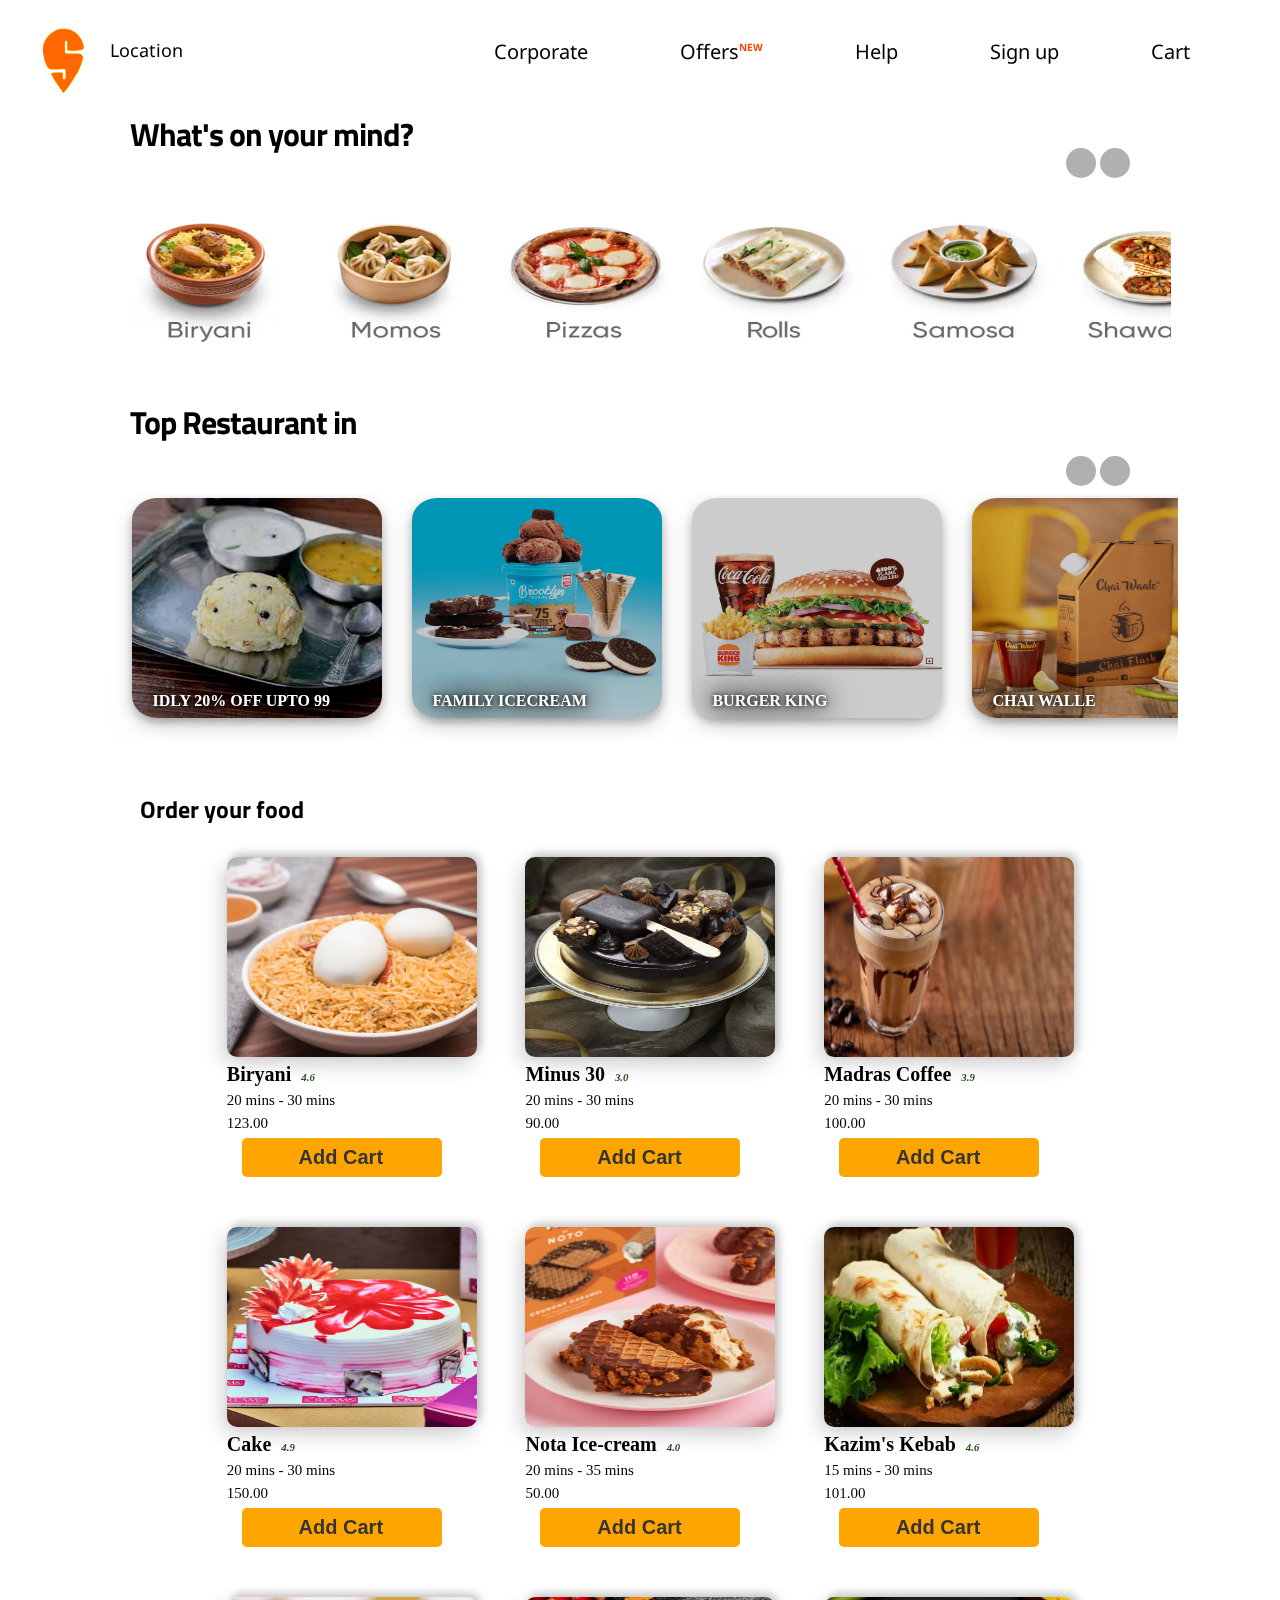
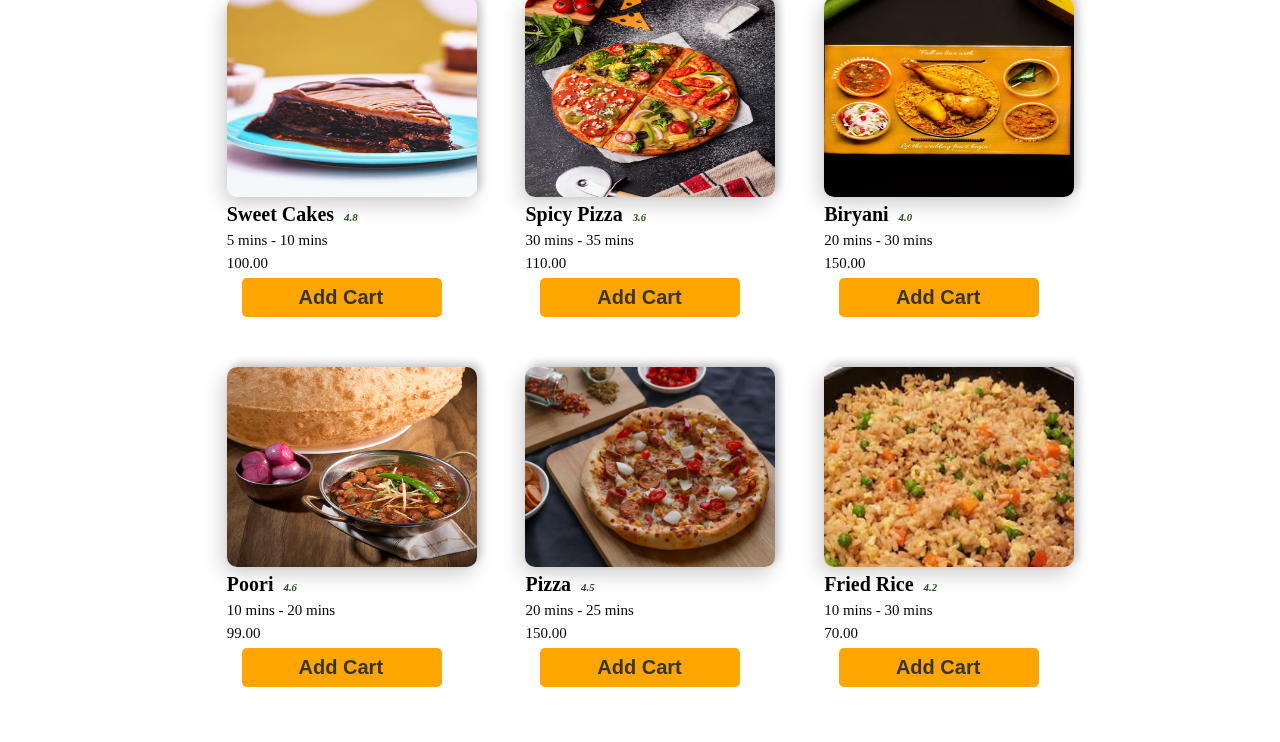
<file: index.html>
<!DOCTYPE html>
<html lang="en">
<head>
    <meta charset="UTF-8">
    <meta name="viewport" content="width=device-width, initial-scale=1.0">
    <title>SWIGGY</title>
    <link rel="stylesheet"  href="swiggy.css">
    <link rel="stylesheet" href="https://cdnjs.cloudflare.com/ajax/libs/font-awesome/6.6.0/css/all.min.css" integrity="sha512-Kc323vGBEqzTmouAECnVceyQqyqdsSiqLQISBL29aUW4U/M7pSPA/gEUZQqv1cwx4OnYxTxve5UMg5GT6L4JJg==" crossorigin="anonymous" referrerpolicy="no-referrer" />

</head>
<body id="body">
<div class="header" id="header">

    <div class="img"> 
        <img src="images/swiggy.png" alt="swiggy icons">
        <div class="a t" >   
            <span>Location</span><small id="yourlocation"> </small>
            <label for="menu-toggle" class="menu-toggle-label"></label>

            <input type="checkbox" id="menu-toggle" class="menu-toggle">        
        </div>
    </div>

    <div class="parent">
        <div class="container-ul">    
            <ul>
                <li class="li1"><a href="#"><i class="fa-solid fa-building"></i>Corporate</a></li>
                <li class="li2"><a href="#"><i class="fa-solid fa-tag"></i>Offers<sup class="s">NEW</sup></a></li>
                <li class="li3"><a href="#"><i class="fa-solid fa-circle-info"></i>Help</a></li>
                <li class="li4"><a href="#"><i class="fa-solid fa-right-to-bracket"></i>Sign up</a></li>
                <li class="li5"><a href="cartpage/index.html"><i class="fa-solid fa-cart-plus"></i>Cart<sup id="a"></sup></a></li>
            </ul>
        </div>  
    </div>
</div> 

<div class="mind">
    <h1>What's on your mind?</h1>

</div>
 <br><br>
<br><br><br>
<div class="parent-image" id="header2">
    <div class="child-image">

        <ul class="list">
            
               
            <li><img src="images/biryani.png" class="slide"></li>
            <li><img src="images/momos.png" class="slide"></li>
            <li><img src="images/pizzas.png" class="slide"></li>
            <li><img src="images/rolls.png" class="slide"> </li>
            <li><img src="images/samosa.png" class="slide"></li>
            <li><img src="images/shawarma.png" class="slide"></li>
            <li><img src="images/bonda.png" class="slide"></li>
            <li><img src="images/cakes.png" class="slide"></li>
            <li><img src="images/vada.png" class="slide"></li>
            <li><img src="images/idly.png" class="slide"></li>
            <li><img src="images/poori.png" class="slide"></li>
            <li><img src="images/kosa.png" class="slide"></li>
            <li><img src="images/appam.png" class="slide"></li>
            <li><img src="images/parotta.png" class="slide"></li>
            <li><img src="images/poori.png" class="slide"></li>
            <li><img src="images/pongal.png" class="slide"></li>
            <li><img src="images/rolls.png" class="slide"></li>
            <li><img src="images/pureveg.png" class="slide"></li>
            <li><img src="images/coffee.png" class="slide"></li>
            <li><img src="images/tea.png" class="slide"></li>
            <li><img src="images/uttappam.png" class="slide"></li>
            <li><img src="images/cutlet.png" class="slide"></li>
            <li><img src="images/puttu.png" class="slide"></li>
            <li><img src="images/pakada.png" class="slide"></li>
            <li><img src="images/omelette.png" class="slide"></li>
            <li><img src="images/lassi.png" class="slide"></li>
            <li><img src="images/khichdi.png" class="slide"></li>

        </ul>

    </div>

    <div class="nav">
        <button onclick="goPrev()" id="left">
            <i class="fa-solid fa-arrow-left" style="color: #171718;"></i>
        </button>
        <button onclick="goNext()" id="right">
            <i class="fa-solid fa-arrow-right" style="color: #323233;"></i>
        </button>
    </div>
</div>
<div class="top">
    <h1>Top Restaurant in <span id="location"> </span></h1>
</div>
<div class="parent-restaurant" id="header3">
    <div class="child-restaurant">
        <ul>
            <li class="fig"><img src="restuarant-image/alakar.png" class="imageslide" > <figcaption>IDLY 20% OFF UPTO 99</figcaption></li>
            <li class="fig"><img src="restuarant-image/brooklyn.png" class="imageslide"><figcaption>FAMILY ICECREAM</figcaption></li>
            <li class="fig"><img src="restuarant-image/burge.png" class="imageslide"><figcaption>BURGER KING</figcaption></li>
            <li class="fig"><img src="restuarant-image/chai_waale.png"  class="imageslide"><figcaption>CHAI WALLE</figcaption></li>
            <li class="fig"><img src="restuarant-image/darling_aradhana.png" class="imageslide"><figcaption>DARLING FOOD</figcaption></li>
            <li class="fig"><img src="restuarant-image/darling.png"class="imageslide"><figcaption>DARLING LUNCH</figcaption></li>
            <li class="fig"><img src="restuarant-image/french.png" class="imageslide"><figcaption>FAMILY ICECREAM</figcaption></li>
            <li class="fig"><img src="restuarant-image/mcdonald.png" class="imageslide"><figcaption>McDONALS</figcaption></li>
            <li class="fig"><img src="restuarant-image/perambut.png" class="imageslide"><figcaption>LUNCH</figcaption></li>
            <li class="fig"><img src="restuarant-image/sangeetha.png" class="imageslide"><figcaption>LUNCH TIME</figcaption></li>
            <li class="fig"><img src="restuarant-image/starbucks.png" class="imageslide"><figcaption>STARBUCKS COFFEE</figcaption></li>
            <li class="fig"><img src="restuarant-image/subway.png" class="imageslide"><figcaption>SUBWAY TIME</figcaption></li>
            <li class="fig"><img src="restuarant-image/vellore_kichen.png" class="imageslide"><figcaption>VELLORE KITCHEN</figcaption></li>
        </ul>
    </div>
    <div class="btn-parent">
        <button onclick="imageleft()">
            <i class="fa-solid fa-arrow-left" style="color: #171718;"></i>
        </button>
        <button onclick="imageright()" id="btnright"><i class="fa-solid fa-arrow-right" style="color: #171718;"></i>
        </button>
    </div>
</div>

<div class="parent-food">
    <div class="child-food">
        <h2>Order your food <i class="fa-solid fa-burger"></i></h2>
    </div>
</div>


<div class="child-food-order">
<!-- first target -->
        <div class="item">
            <img src="order-food/biryani.png">
            <b class="foodname" data-id="1">Biryani  <i class="fa-solid fa-star" style="color: #274e1c;"  ><small>4.6</small></i></b> 
            <p>20 mins - 30 mins</p>
            <p class="number" data-id="1">123.00</p>
            <button class="addbtn" data-image="biryani.png">
                <span class="cart anothercart"><i class="fa-solid fa-cart-plus"></i></span>
            
                <span class="add">Add Cart</span>
            </button>
        </div>

        <div class="item">
            <img src="order-food/brownie.png">
            <b class="foodname" data-id="2">Minus 30  <i class="fa-solid fa-star" style="color: #274e1c;"><small>3.0</small></i></b> 
            <p>20 mins - 30 mins</p>
            <p class="number" data-id="2">90.00</p>
            <button  class="addbtn" data-image="brownie.png">
                <span class="cart anothercart"><i class="fa-solid fa-cart-plus"></i></span>
                <span class="add">Add Cart</span>
            </button>
        </div>  

        <div class="item">
            <img src="order-food/coffe_house.png">
            <b class="foodname" data-id="3">Madras Coffee  <i class="fa-solid fa-star" style="color: #274e1c;"><small>3.9</small></i></b> 
            <p>20 mins - 30 mins</p>
            <p class="number" data-id="3">100.00</p>
            <button class="addbtn" data-image="coffe_house.png">
                <span class="cart anothercart"><i class="fa-solid fa-cart-plus"></i></span>
                <span class="add">Add Cart</span>
            </button>

        </div>   

        <div class="item">
            <img src="order-food/creams.png">
            <b class="foodname" data-id="4">Cake  <i class="fa-solid fa-star" style="color: #274e1c;"><small>4.9</small></i></b> 
            <p>20 mins - 30 mins</p>
            <p class="number" data-id="4">150.00</p>

            <button class="addbtn" data-image="creams.png"> 
                <span class="cart anothercart"><i class="fa-solid fa-cart-plus"></i></span> 
                <span class="add">Add Cart</span>
            </button>

        </div>
        
        <div class="item">
            <img src="order-food/ice.png">
            <b class="foodname" data-id="5">Nota Ice-cream  <i class="fa-solid fa-star" style="color: #274e1c;"><small>4.0</small></i></b> 
            <p>20 mins - 35 mins</p>
            <p class="number" data-id="5">50.00</p>

            <button class="addbtn" data-image="ice.png">
                <span class="cart anothercart"><i class="fa-solid fa-cart-plus"></i></span> 
                <span class="add">Add Cart</span>
            </button>

        </div>

        <div class="item">
            <img src="order-food/kelab.png">
            <b class="foodname" data-id="6">Kazim's Kebab  <i class="fa-solid fa-star" style="color: #274e1c;"><small>4.6</small></i></b> 
            <p>15 mins - 30 mins</p>
            <p class="number" data-id="6">101.00</p>
            <button class="addbtn"  data-image="kelab.png">
                <span class="cart anothercart"><i class="fa-solid fa-cart-plus"></i></span>
                <span class="add">Add Cart</span>
            </button>
        </div>
        
        <div class="item">
            <img src="order-food/sweet_spot.png">
            <b class="foodname" data-id="7">Sweet Cakes  <i class="fa-solid fa-star" style="color: #274e1c;"><small>4.8</small></i></b> 
            <p>5 mins - 10 mins</p>
            <p class="number" data-id="7">100.00</p>
            <button data-image="sweet_spot.png">
                <span class="cart anothercart"><i class="fa-solid fa-cart-plus"></i></span> 
                <span class="add">Add Cart</span>
            </button>
        </div>

        <div class="item">
            <img src="order-food/pizza.png">
            <b class="foodname" data-id="8">Spicy Pizza <i class="fa-solid fa-star" style="color: #274e1c;"><small>3.6</small></i></b> 
            <p>30 mins - 35 mins</p>
            <p class="number" data-id="8">110.00</p>
            <button class="addbtn" data-image="pizza.png">
                <span class="cart anothercart"><i class="fa-solid fa-cart-plus"></i></span>
                <span class="add">Add Cart</span> 
            </button>
        </div>

        <div class="item">
            <img src="order-food/wedding_biryani.png">
            <b class="foodname" data-id="9">Biryani  <i class="fa-solid fa-star" style="color: #274e1c;">   <small>4.0</small></i></b> 
            <p>20 mins - 30 mins</p>
            <p class="number" data-id="9">150.00</p>

            <button class="addbtn" data-image="wedding_biryani.png">
                <span class="cart anothercart"><i class="fa-solid fa-cart-plus"></i></span>
                <span class="add">Add Cart</span>

            </button>
        </div>

        <div class="item">
            <img src="order-food/kakada.png">
            <b class="foodname" data-id="10">Poori  <i class="fa-solid fa-star" style="color: #274e1c;"><small>4.6</small></i></b> 
            <p>10 mins - 20 mins</p>
            <p class="number" data-id="9">99.00</p>
            <button class="addbtn" data-image="kakada.png">
                <span class="cart anothercart"><i class="fa-solid fa-cart-plus"></i></span> 
                <span class="add">Add Cart</span>
            </button>
        </div>

        <div class="item">
            <img src="order-food/superstart_pizza.png">
            <b class="foodname" data-id="10">Pizza  <i class="fa-solid fa-star" style="color: #274e1c;"><small>4.5</small></i></b> 
            <p>20 mins - 25 mins</p>
            <p class="number" data-id="10">150.00</p>

            <button class="addbtn" data-image="superstart_pizza.png">
                <span class="cart anothercart"><i class="fa-solid fa-cart-plus"></i></span> 
                <span class="add">Add Cart</span>
            </button>

             
        </div>

        <div class="item">
            <img src="order-food/chennai_rawther.png">
            <b class="foodname" data-id="11">Fried Rice  <i class="fa-solid fa-star" style="color: #274e1c;"><small>4.2</small></i></b> 
            <p>10 mins - 30 mins</p>
            <p class="number" data-id="11">70.00</p>
            <button class="addbtn" data-image="chennai_rawther.png">  
                <span class="cart anothercart"><i class="fa-solid fa-cart-plus"></i></span> 
                <span class="add">Add Cart</span>

            </button>

        </div>
</div>
<div>
    
<div class="slide-navbar" id="slide-navbar">
    <input type="text" placeholder="Your location"  id ="searchinput" onkeyup="filterItems(event)" >
    <button onclick="buttonclicked()">GO</button>
    <ul id="itemlist">
        <li class="item">vellore</li>
        <li class="item">coimbatore</li>
        <li class="item">goa</li>
        <li class="item">bengaluru</li>
        <li class="item">krishnagiri</li>
        <li class="item">kachipuram</li>
        <li class="item">theni</li>

        <li class="item">chennai</li>
        <li class="item">ooty</li>
        <li class="item">tiruppur</li>
        <li class="item">thirunelveli</li>
        <li class="item">salem</li>
        <li class="item">arcot</li>
        <li class="item">madurai</li>
        <li class="item">ariyalur</li>
        <li class="item">chengalpattu</li>
        <li class="item">dharmapuri</li>
        <li class="item">karur</li>
        <li class="item">nagercoil</li>
        <li class="item">ramanathapuram</li>
        <li class="item">ranipet</li>
        <li class="item">katpadi</li>
        <li class="item">theni</li>
        <li class="item">karur</li>
        <li class="item">thoothukudi</li>
        <li class="item">adyar</li>
        <li class="item">alandur</li>
        <li class="item">ambattur</li>
        <li class="item">annanur</li>
        <li class="item">avadi</li>
        <li class="item">chrompet</li>
        <li class="item">egmore</li>
        <li class="item">guindy</li>
        <li class="item">IIT madras</li>
        <li class="item">kovur</li>
        <li class="item">mount road</li>
        <li class="item">otteri</li>
        <li class="item">porur</li>
        <li class="item">tirumani</li>
        <li class="item">t nagar</li>
        <li class="item">adambakkam</li>
        <li class="item">IIT madras</li>
        <li class="item">park town</li>
        <li class="item">kancheepuram</li>
    </ul>
        
</div>
</div>

<div>
    <button class="viewcart" id="viewCart">view cart</button>
</div>
<script src="javascript.js">

</script>
</body>
</html>
</file>
<file: swiggy.css>
@import url('https://fonts.googleapis.com/css2?family=Lora:ital@0;1&family=Noto+Sans:ital,wght@0,100..900;1,100..900&display=swap');

@import url('https://fonts.googleapis.com/css2?family=Lora:ital@0;1&family=Noto+Sans:ital,wght@0,100..900;1,100..900&family=Titillium+Web:ital,wght@0,200;0,300;0,400;0,600;0,700;0,900;1,200;1,300;1,400;1,600;1,700&display=swap');


*{
    margin: 0;
    padding: 0;
} 
.header{
    position:sticky;
    top:0;

}

.img{   
    filter: saturate(3);
    display:inline-block;
    position:absolute;
    margin-top:15px;
    margin-left:30px;
}

img{
    width:70px;
    height:70px;
}
.a span{
    position: absolute;
    pointer-events: none;
    font-size: 18px;
    font-family: "Noto sans", serif;
    top:-5px;
}
.a{
    display: inline-block;
    position: absolute;
    top:18px;
    left:80px;
    font-size: 15px;
    width:150px;
}
.a #yourlocation{
    position:absolute;
    left:80px;
    font-size:18px;

}
/* .a .checkbox{
    width:90px;
    box-sizing: border-box;
    padding:200px ;
    border:solid black;

}  */

.a .menu-toggle{
    width:50%;
    cursor:pointer;
}
    
input[type="checkbox"] {
    position: absolute;
    opacity: 0;
    cursor: pointer;
}
.a:hover{
    color:rgb(248, 118, 2);
    transition: 0.5s ease;
}

.t::before{
    content:'';
    background-color:rgb(243, 118, 2);
    position:absolute;
    height:2px;
    width:0;
    top:20px;
    transition: width 0.5s ease;
}
.t:hover::before{
    width:50%;
}
/*icons css*/
i{  
    margin-right:8px;
    color: rgb(107, 104, 104);
    transition: 0.3s;
}

.parent{
    position: absolute;
    display: inline-block;
    margin-top: 25px;
    right:50px;
}

.container-ul ul li{
    font-family: "Noto sans", serif;
    list-style: none;
    display: inline;
    margin:40px;
    font-size: 20px;
    font-weight:400;
    transition: 0.2s;
    /*width:fit-content;*/
}


.container-ul ul li a{
    text-decoration: none;
    color:inherit;
    position:relative;
}

.container-ul ul li a:hover i {
    color: rgba(243, 118 , 2);
}

.parent .container-ul ul li:hover{
    font-weight:bold;
    color:rgb(243, 118, 2);
    letter-spacing: 0;
}

/*under border line hover*/

a::before{
    content:'';
    background-color:rgb(243, 118, 2);
    position:absolute;
    width:0;
    height:2px;
    top:27px;
    transition: width 0.5s ease;
}
.container-ul ul li a:hover::before {
    width: 100%;
}
/*end with this lines */

.mind{
    margin-top:10px;
    padding-left: 130px; 
    position: relative;
    top:100px;
    font-family: "Titillium web", sans-serif;
    letter-spacing: -1px;
    display:block;
}

/* image parent slider target */

.parent-image{
    position:relative;
    height:250px;
    display:flex;
    justify-content: center;
    align-items: center;
    overflow: hidden;
}
.child-image{
    position:absolute;
    overflow: hidden;
    width: 83%;

}
.list{
   display:flex;
    flex-direction: row;
    text-decoration: none;
    list-style: none;
}
.list li img{
    width:190px;
    height:190px;
    
    transition: 2s ease;
}

.nav{
    position: absolute;
    top:0;
    right:150px;
} 

.nav button{
    width:30px;
    height:30px;
    border:none;
    border-radius:50%;
    background-color:rgb(177, 176, 176);
    cursor: pointer;
}

.nav button:hover{
    background-color:rgb(116, 114, 114);
}

/* styling TOp restaurant */
.top{
    position: relative;
    padding-left:130px;
    margin-bottom:10px;
}
.top h1{
    font-family: "Titillium web", sans-serif;
    letter-spacing: -1px;
}

 /* styling restaurant image & list */
 .parent-restaurant .child-restaurant ul li {
    list-style: none;
    display:inline-block;   

}
.parent-restaurant{
    position:relative;
    height:250px;
    display:flex;
    justify-content: center;
    align-items: center;
    overflow: hidden;
    /* border: solid black; */
     padding:30px; 

}
.child-restaurant{
    position:absolute;
    overflow: hidden;
    width: 84%;
    margin-top:10px;
}
.child-restaurant ul li img{
    margin-top:5px;
}
.child-restaurant ul{
    display: flex;
    flex-direction: row; 
    text-decoration: none;
    overflow:hidden;
}
.child-restaurant ul li{
    margin-left: 30px;
    transition: 1.8s ease;
}
.child-restaurant ul img{
    filter: brightness(80%);
    overflow: hidden;
    width: 250px;
    height: 220px;
    border-radius: 10%;
    box-shadow: 0 4px 8px 0 rgba(0, 0, 0 ,0.2),
    0 8px 20px 0 rgba(0, 0 , 0,0.19);
    /* filter: brightness(50%); */
    /* box-shadow: 20px 20px 5px red inset; */
    /* background: linear-gradient(to top, rgba(0,0,0,0.8),transparent); */
}    
.child-restaurant ul img:hover{
    filter:brightness(90%);
}
.btn-parent{
    position:absolute;
    top:0;
    right:150px;
}
.btn-parent button{
    width:30px;
    height:30px;
    border:none;
    border-radius:50%;
    background-color:rgb(177, 176, 176);
    cursor: pointer;
}


.btn-parent button:hover{
    background-color:rgb(116, 114, 114);
}
.fig figcaption{
    position:relative;
    font-weight: bolder;
    bottom:30px;
    left:20px;
    text-shadow: 1px 1px 100px black,
    0 0 25px rgb(0, 0, 0), 0 0 5px rgb(0, 0, 0), 0 0 25px rgb(0, 0, 0);
    /* background-color:50% black; */
    color:white;
}

/* imag & list & button styling end  */
.parent-food{
    display:flex;
    position:relative;
    padding: 25px 140px;
    display:block;

}
.parent-food h2{
    font-family: "Titillium web", sans-serif;
    font-weight:bolder;
}
.child-food-order img{
    width:100%;
    height:200px;
    border-radius: 10px;
    box-shadow: 4px -4px 8px 0 rgba(0, 0, 0 ,0.2),
    -4px 8px 20px 0 rgba(0, 0 , 0,0.19);
    
}
.child-food-order{
    left:200px;
    justify-content:space-around;
    padding:5px;
    position: relative;
    display: flex;
    flex-direction: row;
    flex-wrap: wrap;
    width:70%;
    height:80%;
}
.child-food-order div{
    width: 250px;
    height:320px;
    margin-right: 5px;
    margin-bottom: 50px;
    display:flex;
    flex-wrap: wrap;
}
.child-food-order div b{
    width:100%; 
    font-size:20px;
    font-weight:800;
    text-shadow: -2px -2px 10px rgb(255, 255, 255);
}
.child-food-order p{
    font-size:15px;
    width:100%;
}
.child-food-order button{
    margin-left:15px;
    font-weight: bold;
    width:80%;
    padding:5px;
    border-radius: 5px;
    border:none;
    background-color:orange;
    font-size: 20px;
    cursor: pointer;
    color:rgb(53, 52, 52);
    overflow: hidden;
    transition: 1s ease;
}
.child-food-order button i{
    color:black;
}
.child-food-order i{
    font-size: 20px;
    margin-left: -10px;
}
.child-food-order b i{
    margin-left:5px;
    font-size: 13px;
}

.child-food-order button:active{
    transform: scale(0.9);
}
.s{
    font-size: 10px;
    color: orangered;
    font-weight: bold;
}
sup{
    color: red; 
    font-size:15px;
    font-weight:bolder;
}

/* slide nav bar syling */


.slide-navbar input{
    padding-left:10px;
    width:90%;
    height:8%;
    border:none;
    border-radius: 10px;
    outline:none;
    font-size: 20px;
}

#itemlist{
    position:absolute;
    list-style: none;
    left:40px;
    top:50px;
    font-size:20px;
}
#itemlist li{
    margin-top:10px;
    font-family: "Noto sans", serif;
    font-weight: bold;

}
#itemlist li::first-letter{
    text-transform: capitalize;
}
.slide-navbar button{
    position:absolute;
    border:none;
    outline:none;
    border-radius: 8px;
    padding:5px;
    right:35px;
    top:18px;
    width:50px;
    font-weight: bolder;
    background-color:rgb(180, 179, 179);
}
.slide-navbar button:active{
    transform: scale(0.9);
}




/* Styles for the slide navbar */
.slide-navbar {
    background-color: rgb(211, 29, 29);
    width: 30%;
    height: 80%;
    color: white;
    position: absolute; /* Use fixed positioning */
    top: 80px;
    transform: translate(-450px);
    z-index: 2;
    border: solid rgb(194, 20, 20);
    display: flex;
    justify-content: center;
    padding: 10px;
    overflow: hidden;
     /* Start hidden */
    transition: transform 0.5s ease;
}

.header .img .a #menu-toggle:checked ~ body{
    filter:blur(5px);
}



/* styling for blur effect when slide navbar is appear */

#header, #header2 , #header3 , .slide-navbar{
    transition: 1s;
}


/* view cart styling */


.viewcart{
    position: absolute;
    top:35px;
    width:70px;
    height:20px;
    right:60px;
    cursor:pointer;
    opacity:0;
}
</file>
